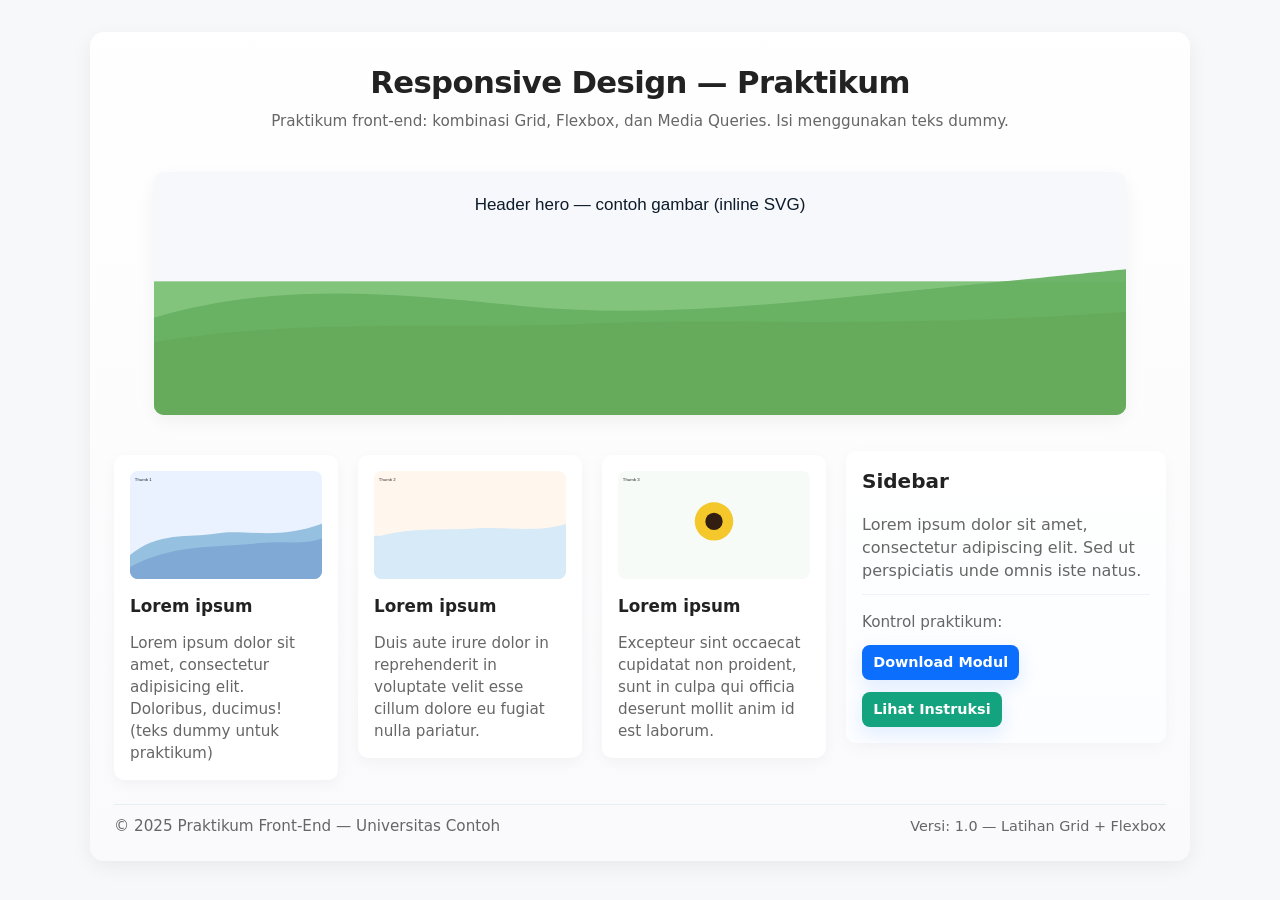
<file: responsive design/index.html>
<!doctype html>
<html lang="id">
<head>
  <meta charset="utf-8" />
  <meta name="viewport" content="width=device-width,initial-scale=1" />
  <title>Praktikum: Responsive Design (Flexbox + Grid + Media Queries)</title>

  <link rel="stylesheet" href="style.css" />
</head>
<body>
  <div class="page">
    <div class="site" role="document" aria-labelledby="pageTitle">

      <!-- Header -->
      <header class="site-header" role="banner">
        <h1 id="pageTitle">Responsive Design — Praktikum</h1>
        <p>Praktikum front-end: kombinasi Grid, Flexbox, dan Media Queries. Isi menggunakan teks dummy.</p>
      </header>

      <!-- Hero (full-width image) -->
      <figure class="hero" aria-hidden="false">
        <!-- Inline SVG data URI as hero image (self-contained asset) -->
        <img alt="Hero: path through green hills" src='data:image/svg+xml;utf8,
          <svg xmlns="http://www.w3.org/2000/svg" width="1600" height="400" viewBox="0 0 1600 400">
            <defs>
              <linearGradient id="g" x1="0" x2="0" y1="0" y2="1">
                <stop offset="0" stop-color="%23eaf3ff"/>
                <stop offset="1" stop-color="%23e3f0ea"/>
              </linearGradient>
            </defs>
            <rect width="1600" height="400" fill="%23f6f8fb"/>
            <g transform="translate(0,40)">
              <rect x="0" y="140" width="1600" height="220" fill="%2383c47d"/>
              <path d="M0 200 C200 140 400 160 600 180 C800 200 1000 180 1200 160 C1400 140 1600 120 1600 120 L1600 400 L0 400 Z" fill="%2368b162" opacity="0.95"/>
              <path d="M0 240 C240 200 460 220 700 210 C980 198 1180 220 1600 190 L1600 400 L0 400 Z" fill="%2364a657" opacity="0.5"/>
            </g>

            <text x="50%" y="62" font-family="Arial, sans-serif" font-size="28" text-anchor="middle" fill="%230d1b2a">Header hero — contoh gambar (inline SVG)</text>
          </svg>'>
      </figure>

      <!-- Main content (cards) -->
      <main class="site-main" role="main" aria-label="Konten utama">
        <!-- Card 1 -->
        <article class="card" aria-labelledby="c1title">
          <div class="thumb" role="img" aria-label="Gambar pemandangan 1">
            <img alt="Pemandangan gunung" src='data:image/svg+xml;utf8,
              <svg xmlns="http://www.w3.org/2000/svg" width="800" height="450" viewBox="0 0 800 450">
                <rect width="800" height="450" fill="%23eaf2ff"/>
                <path d="M0 350 C120 250 240 280 360 260 C480 240 610 290 800 220 L800 450 L0 450 Z" fill="%2395c0df"/>
                <path d="M0 400 C180 300 360 320 540 300 C660 290 720 310 800 280 L800 450 L0 450 Z" fill="%2381a9d6"/>
                <text x="20" y="40" font-family="Arial" font-size="18" fill="%23122735">Thumb 1</text>
              </svg>'>
          </div>
                    <h3 id="c1title">Lorem ipsum</h3>
          <p> Lorem ipsum dolor sit amet, consectetur adipisicing elit. Doloribus, ducimus! (teks dummy untuk praktikum) </p>
        </article>

        <!-- Card 2 -->
        <article class="card" aria-labelledby="c2title">
          <div class="thumb" role="img" aria-label="Gambar pemandangan 2">
            <img alt="Pemandangan danau" src='data:image/svg+xml;utf8,
              <svg xmlns="http://www.w3.org/2000/svg" width="800" height="450" viewBox="0 0 800 450">
                <rect width="800" height="450" fill="%23fff6ed"/>
                <rect x="0" y="270" width="800" height="180" fill="%23cfe9f9"/>
                <path d="M0 280 C140 230 300 250 420 240 C550 230 680 260 800 220 L800 450 L0 450 Z" fill="%23d7eaf8"/>
                <text x="20" y="40" font-family="Arial" font-size="18" fill="%233a2f2f">Thumb 2</text>
              </svg>'>
          </div>
          <h3 id="c2title">Lorem ipsum</h3>
          <p> Duis aute irure dolor in reprehenderit in voluptate velit esse cillum dolore eu fugiat nulla pariatur. </p>
        </article>
         <!-- Card 3 -->
        <article class="card" aria-labelledby="c3title">
          <div class="thumb" role="img" aria-label="Gambar bunga">
            <img alt="Bunga matahari" src='data:image/svg+xml;utf8,
              <svg xmlns="http://www.w3.org/2000/svg" width="800" height="450" viewBox="0 0 800 450">
                <rect width="800" height="450" fill="%23f7fbf7"/>
                <circle cx="400" cy="210" r="80" fill="%23f4c72b"/>
                <circle cx="400" cy="210" r="36" fill="%23331f12"/>
                <text x="20" y="40" font-family="Arial" font-size="18" fill="%23222">Thumb 3</text>
              </svg>'>
          </div>
          <h3 id="c3title">Lorem ipsum</h3>
          <p> Excepteur sint occaecat cupidatat non proident, sunt in culpa qui officia deserunt mollit anim id est laborum. </p>
        </article>
      </main>

      <!-- Sidebar -->
      <aside class="site-sidebar" role="complementary" aria-label="Sidebar">
        <h2>Sidebar</h2>
        <p> Lorem ipsum dolor sit amet, consectetur adipiscing elit. Sed ut perspiciatis unde omnis iste natus. </p>
        <hr style="border:none;border-top:1px solid #eef3fb;margin:12px 0;">
        <p style="color:var(--muted);font-size:0.95rem;margin-bottom:0.75rem;">Kontrol praktikum:</p>
        <div class="row">
          <a class="btn" href="#" role="button">Download Modul</a>
          <a class="btn" style="background:#14a37f" href="page2.html" role="button">Lihat Instruksi</a>
        </div>
      </aside>

            <!-- Footer -->
      <footer class="site-footer" role="contentinfo">
        <div>© 2025 Praktikum Front-End — Universitas Contoh</div>
        <div style="color:var(--muted); font-size:0.9rem;">Versi: 1.0 — Latihan Grid + Flexbox</div>
      </footer>
    </div>
  </div>
</body>

</html>
</file>
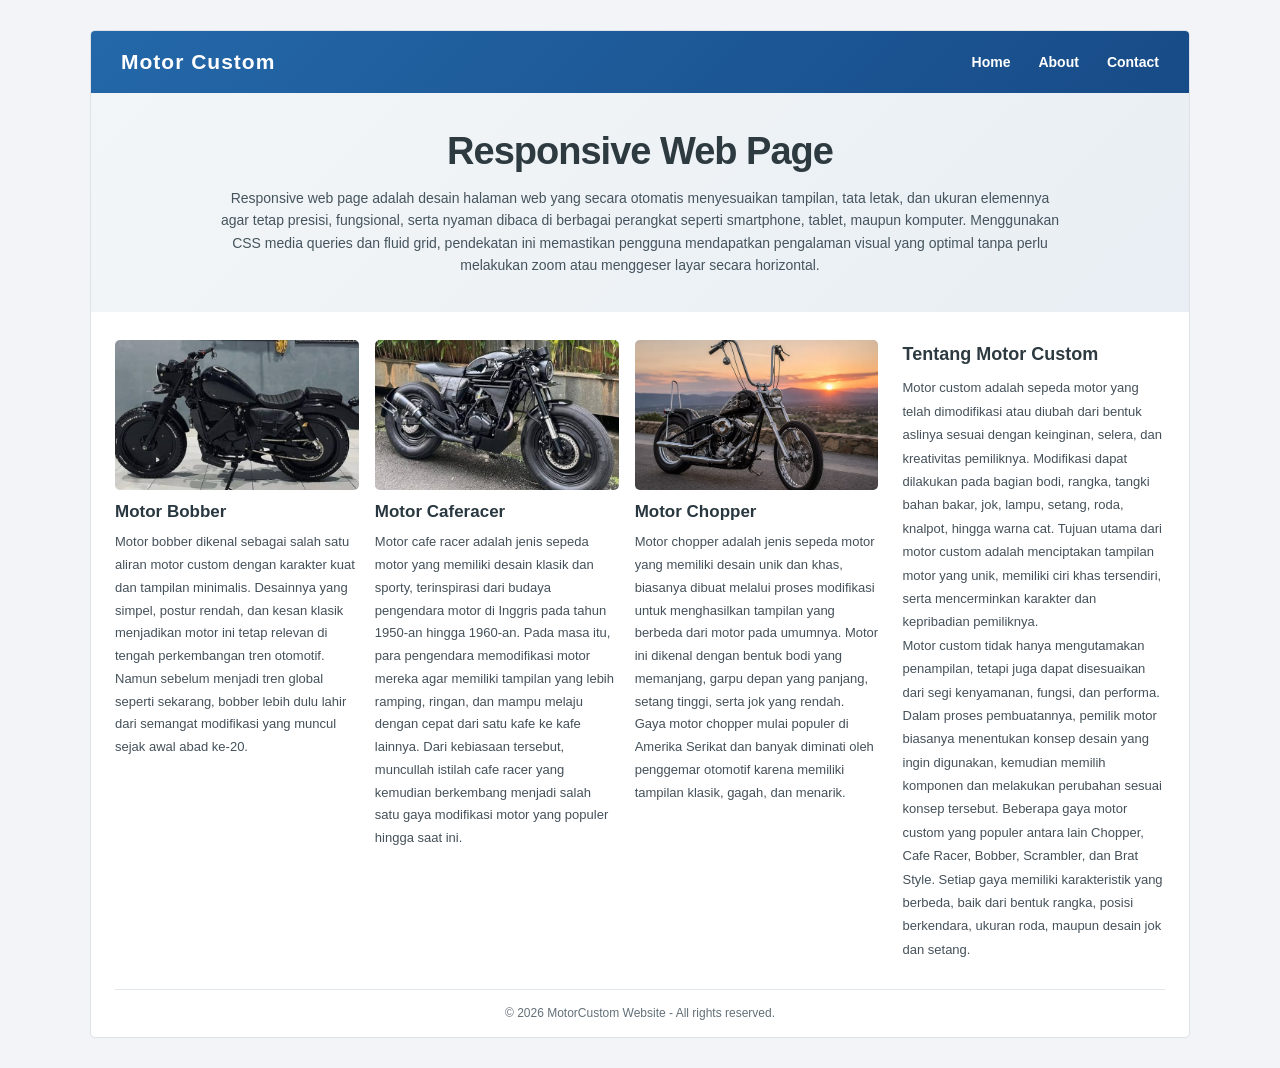
<file: responsive web/index.html>
<!DOCTYPE html>
<html lang="id">
<head>
    <meta charset="UTF-8">
    <meta name="viewport" content="width=device-width, initial-scale=1.0">
    <title>TUGAS FLEXBOX</title>
    <link rel="stylesheet" href="style.css">
</head>
<body>

    <div class="container">

        
        <header class="navbar">
            <a href="#" class="logo">Motor Custom</a>

            <nav class="nav-menu" aria-label="Navigasi utama">
                <a href="#home">Home</a>
                <a href="#about">About</a>
                <a href="#contact">Contact</a>
            </nav>
        </header>

        
        <section class="hero" id="home">
            <h1>Responsive Web Page</h1>
            <p>
                Responsive web page adalah desain halaman web yang secara
                otomatis menyesuaikan tampilan, tata letak, dan ukuran
                elemennya agar tetap presisi, fungsional, serta nyaman
                dibaca di berbagai perangkat seperti smartphone, tablet,
                maupun komputer. Menggunakan CSS media queries dan fluid
                grid, pendekatan ini memastikan pengguna mendapatkan
                pengalaman visual yang optimal tanpa perlu melakukan zoom
                atau menggeser layar secara horizontal.
            </p>
        </section>

        
        <main class="main-content">

            
            <section class="articles" id="about">

                
                <article class="card">
                    <div class="card-image">
                        
                        <img src="bobber.jpg" alt="Bobber">
                    </div>

                    <h2>Motor Bobber</h2>

                    <p>
                        Motor bobber dikenal sebagai salah satu aliran motor custom dengan karakter kuat dan tampilan minimalis. Desainnya yang simpel, postur rendah, dan kesan klasik menjadikan motor ini tetap relevan di tengah perkembangan tren otomotif. Namun sebelum menjadi tren global seperti sekarang, bobber lebih dulu lahir dari semangat modifikasi yang muncul sejak awal abad ke-20.
                    </p>
                </article>

                
                <article class="card">
                    <div class="card-image">
                        
                        <img src="caferacer.jpg" alt="caferacer">
                    </div>

                    <h2>Motor Caferacer</h2>

                    <p>
                        Motor cafe racer adalah jenis sepeda motor yang memiliki desain klasik dan sporty, terinspirasi dari budaya pengendara motor di Inggris pada tahun 1950-an hingga 1960-an. Pada masa itu, para pengendara memodifikasi motor mereka agar memiliki tampilan yang lebih ramping, ringan, dan mampu melaju dengan cepat dari satu kafe ke kafe lainnya. Dari kebiasaan tersebut, muncullah istilah cafe racer yang kemudian berkembang menjadi salah satu gaya modifikasi motor yang populer hingga saat ini.
                    </p>
                </article>

                
                <article class="card">
                    <div class="card-image">
                      
                        <img src="chopper.avif" alt="Chopper">
                    </div>

                    <h2>Motor Chopper </h2>

                    <p>
                       Motor chopper adalah jenis sepeda motor yang memiliki desain unik dan khas, biasanya dibuat melalui proses modifikasi untuk menghasilkan tampilan yang berbeda dari motor pada umumnya. Motor ini dikenal dengan bentuk bodi yang memanjang, garpu depan yang panjang, setang tinggi, serta jok yang rendah. Gaya motor chopper mulai populer di Amerika Serikat dan banyak diminati oleh penggemar otomotif karena memiliki tampilan klasik, gagah, dan menarik.
                    </p>
                </article>

            </section>

            
            <aside class="sidebar">
                <h2>Tentang Motor Custom</h2>

                <p>
                    Motor custom adalah sepeda motor yang telah dimodifikasi atau diubah dari bentuk aslinya sesuai dengan keinginan, selera, dan kreativitas pemiliknya. Modifikasi dapat dilakukan pada bagian bodi, rangka, tangki bahan bakar, jok, lampu, setang, roda, knalpot, hingga warna cat. Tujuan utama dari motor custom adalah menciptakan tampilan motor yang unik, memiliki ciri khas tersendiri, serta mencerminkan karakter dan kepribadian pemiliknya.
                </p>

                <p>
                    Motor custom tidak hanya mengutamakan penampilan, tetapi juga dapat disesuaikan dari segi kenyamanan, fungsi, dan performa. Dalam proses pembuatannya, pemilik motor biasanya menentukan konsep desain yang ingin digunakan, kemudian memilih komponen dan melakukan perubahan sesuai konsep tersebut. Beberapa gaya motor custom yang populer antara lain Chopper, Cafe Racer, Bobber, Scrambler, dan Brat Style. Setiap gaya memiliki karakteristik yang berbeda, baik dari bentuk rangka, posisi berkendara, ukuran roda, maupun desain jok dan setang.
                </p>

            </aside>

        </main>

        
        <footer class="footer" id="contact">
            <p>&copy; 2026 MotorCustom  Website - All rights reserved.</p>
        </footer>

    </div>

</body>
</html>
</file>
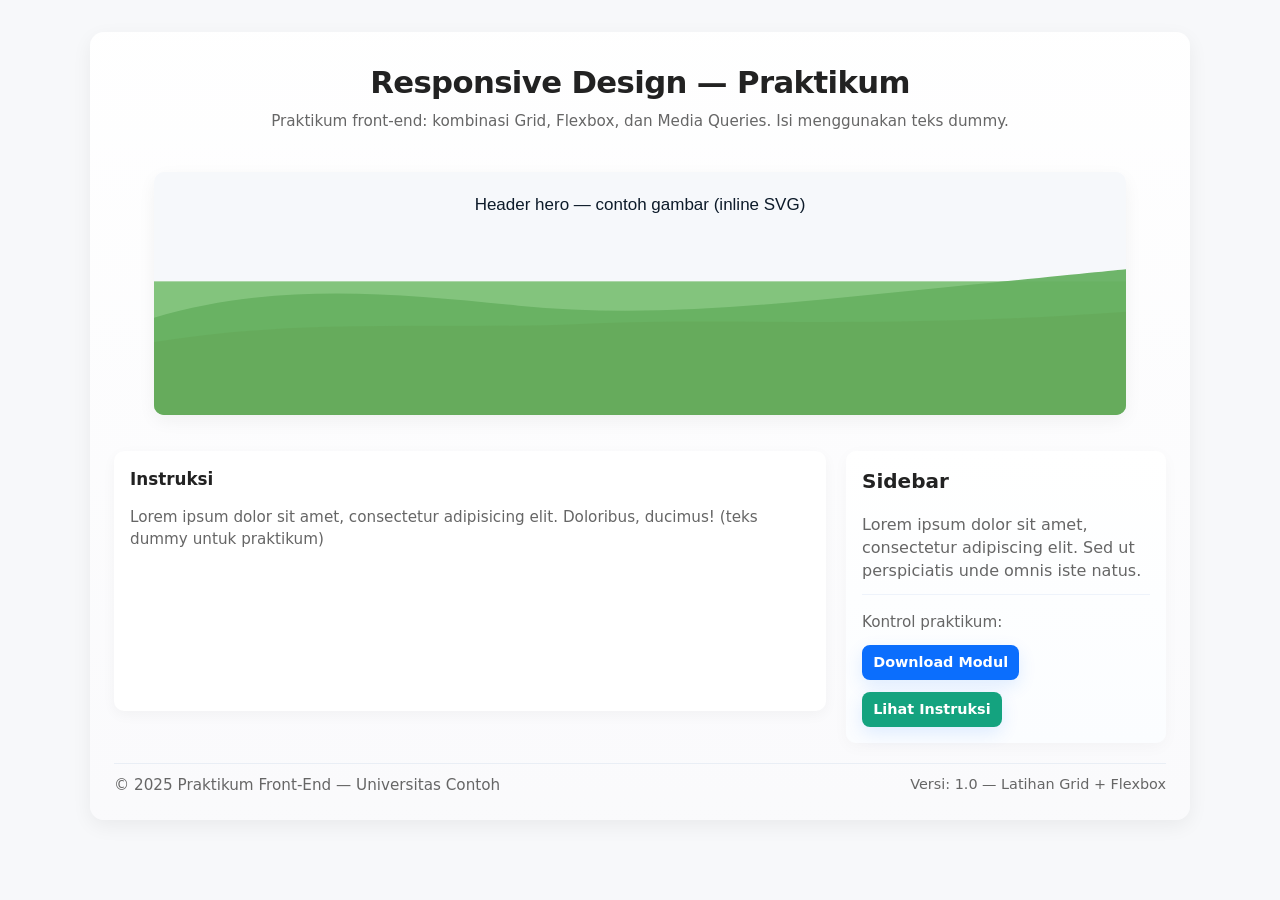
<file: responsive design/page2.html>
<!doctype html>
<html lang="id">
<head>
  <meta charset="utf-8" />
  <meta name="viewport" content="width=device-width,initial-scale=1" />
  <title>Praktikum: Responsive Design (Flexbox + Grid + Media Queries)</title>

  <link rel="stylesheet" href="style.css" />
</head>
<body>
  <div class="page">
    <div class="site" role="document" aria-labelledby="pageTitle">

      <!-- Header -->
      <header class="site-header" role="banner">
        <h1 id="pageTitle">Responsive Design — Praktikum</h1>
        <p>Praktikum front-end: kombinasi Grid, Flexbox, dan Media Queries. Isi menggunakan teks dummy.</p>
      </header>

      <!-- Hero (full-width image) -->
      <figure class="hero" aria-hidden="false">
        <!-- Inline SVG data URI as hero image (self-contained asset) -->
        <img alt="Hero: path through green hills" src='data:image/svg+xml;utf8,
          <svg xmlns="http://www.w3.org/2000/svg" width="1600" height="400" viewBox="0 0 1600 400">
            <defs>
              <linearGradient id="g" x1="0" x2="0" y1="0" y2="1">
                <stop offset="0" stop-color="%23eaf3ff"/>
                <stop offset="1" stop-color="%23e3f0ea"/>
              </linearGradient>
            </defs>
            <rect width="1600" height="400" fill="%23f6f8fb"/>
            <g transform="translate(0,40)">
              <rect x="0" y="140" width="1600" height="220" fill="%2383c47d"/>
              <path d="M0 200 C200 140 400 160 600 180 C800 200 1000 180 1200 160 C1400 140 1600 120 1600 120 L1600 400 L0 400 Z" fill="%2368b162" opacity="0.95"/>
              <path d="M0 240 C240 200 460 220 700 210 C980 198 1180 220 1600 190 L1600 400 L0 400 Z" fill="%2364a657" opacity="0.5"/>
            </g>

            <text x="50%" y="62" font-family="Arial, sans-serif" font-size="28" text-anchor="middle" fill="%230d1b2a">Header hero — contoh gambar (inline SVG)</text>
          </svg>'>
      </figure>

      <!-- Main content (cards) -->
      <main role="main" aria-label="Konten utama">
        <!-- Card 1 -->
        <article class="card" aria-labelledby="c1title">
                    <h3 id="c1title">Instruksi</h3>
          <p> Lorem ipsum dolor sit amet, consectetur adipisicing elit. Doloribus, ducimus! (teks dummy untuk praktikum) </p>
        </article>

      </main>

      <!-- Sidebar -->
      <aside class="site-sidebar" role="complementary" aria-label="Sidebar">
        <h2>Sidebar</h2>
        <p> Lorem ipsum dolor sit amet, consectetur adipiscing elit. Sed ut perspiciatis unde omnis iste natus. </p>
        <hr style="border:none;border-top:1px solid #eef3fb;margin:12px 0;">
        <p style="color:var(--muted);font-size:0.95rem;margin-bottom:0.75rem;">Kontrol praktikum:</p>
        <div class="row">
          <a class="btn" href="#" role="button">Download Modul</a>
          <a class="btn" style="background:#14a37f" href="#" role="button">Lihat Instruksi</a>
        </div>
      </aside>

            <!-- Footer -->
      <footer class="site-footer" role="contentinfo">
        <div>© 2025 Praktikum Front-End — Universitas Contoh</div>
        <div style="color:var(--muted); font-size:0.9rem;">Versi: 1.0 — Latihan Grid + Flexbox</div>
      </footer>
    </div>
  </div>
</body>

</html>
</file>
<file: responsive design/style.css>
*, *::before, *::after { box-sizing: border-box; }
html, body { height: 100%; margin: 0; font-family: "Inter", system-ui, -apple-system, "Segoe UI", Roboto, "Helvetica Neue", Arial; color: #222; background: #f7f8fa; line-height: 1.45; }

:root{
    --content-max: 1100px;
    --gap: 1.25rem;
    --accent: #0b6efd;
    --muted: #666;
    --card-bg: #ffffff;
    --radius: 12px;
}

/* Container pusat */
.page {
    display: grid;
    place-items: center;
    padding: 2rem 1rem;
}

/* Grid utama: header, hero, content (main + sidebar), footer */
.site {
    width: min(95%, var(--content-max));
    background: linear-gradient(180deg, rgba(255,255,255,0.95), rgba(250,250,252,0.95));
    padding: 1.5rem;
    border-radius: 14px;
    box-shadow: 0 6px 20px rgba(13,15,20,0.06);
    display: grid;
    grid-template-columns: 1fr 320px; /* main + sidebar */
    grid-template-rows: auto auto 1fr auto; /* header, hero, content, footer */
    grid-template-areas:
    "header header"
    "hero hero"
    "main sidebar"
    "footer footer";
    gap: var(--gap);
}

header.site-header {
    grid-area: header;
    text-align: center;
    padding: 0.25rem 1rem;
}
header.site-header h1 {
    margin: 0;
    font-size: clamp(1.6rem, 2.4vw, 2.6rem);
    letter-spacing: -0.02em;
}
header.site-header p {
    margin: 0.35rem 0 0;
    color: var(--muted);
    font-size: 0.95rem;
}

/* Hero image — responsive */
.hero {
    grid-area: hero;
    border-radius: 10px;
    overflow: hidden;
    min-height: 160px;
    display: block;
    box-shadow: 0 6px 18px rgba(13,15,20,0.05);
}
.hero img {
    width: 100%;
    height: auto;
    display: block;
}

/* Main / content area uses Grid for cards */
main.site-main {
    grid-area: main;
    padding: 0.25rem 0;
    display: grid;
    grid-template-columns: repeat(3, 1fr);
    gap: 1.25rem;
    align-items: start;
}

/* Card: use Flexbox inside for vertical layout */
.card {
    background: var(--card-bg);
    padding: 1rem;
    border-radius: 10px;
    display: flex;
    flex-direction: column;
    gap: 0.9rem;
    min-height: 260px;
    box-shadow: 0 4px 14px rgba(13,15,20,0.04);
}
.card .thumb {
    width: 100%;
    aspect-ratio: 16/9;
    overflow: hidden;
    border-radius: 8px;
    flex-shrink: 0;
    box-shadow: inset 0 -20px 40px rgba(0,0,0,0.02);
}
.card .thumb img { width:100%; height:100%; object-fit:cover; display:block; }

.card h3 { margin: 0; font-size: 1.05rem; }
.card p { margin: 0; color: var(--muted); font-size: 0.95rem; }

/* Sidebar */
aside.site-sidebar {
    grid-area: sidebar;
    background: linear-gradient(180deg,#ffffff,#fbfdff);
    border-radius: 10px;
    padding: 1rem;
    box-shadow: 0 4px 16px rgba(13,15,20,0.03);
    height: fit-content;
}
aside.site-sidebar h2 { margin-top: 0; font-size: 1.25rem; }
aside.site-sidebar p { color: var(--muted); margin-bottom: 0.25rem; }

/* Footer */
footer.site-footer {
    grid-area: footer;
    display: flex;
    justify-content: space-between;
    align-items: center;
    padding-top: 0.6rem;
    border-top: 1px solid #e9eef5;
    color: var(--muted);
    font-size: 0.95rem;
}

/* Small utility */
.row { display:flex; gap: .75rem; align-items:center; flex-wrap:wrap; }
.btn {
    display:inline-block;
    background:var(--accent);
    color:white;
    padding: .45rem .7rem;
    border-radius: 8px;
    text-decoration:none;
    font-weight:600;
    font-size:0.9rem;
    box-shadow: 0 6px 18px rgba(11,110,253,0.12);
}

/* ===== MEDIA QUERIES (responsive breakpoints) ===== */
/* medium screens: make main single column, sidebar below or to the right depending */
@media (max-width: 1000px) {
    .site {
    grid-template-columns: 1fr; /* single column stacked */
    grid-template-areas:
        "header"
        "hero"
        "main"
        "sidebar"
        "footer";
    }
    main.site-main {
    grid-template-columns: repeat(2, 1fr);
    }
}

/* small screens: stack cards vertically, reduce paddings & font sizes */
@media (max-width: 640px) {
    .site { padding: 1rem; border-radius: 10px; }
    header.site-header h1 { font-size: 1.5rem; }
    header.site-header p { font-size: 0.87rem; }

    main.site-main {
    grid-template-columns: 1fr;
    }

    .card { min-height: auto; }
    .hero { min-height: 120px; }

    footer.site-footer {
    flex-direction: column;
    gap: .5rem;
    align-items: flex-start;
    }
}

/* very small devices: tighten spacing */
@media (max-width: 420px) {
    :root { --gap: 0.9rem; }
    .card { padding: 0.85rem; border-radius: 8px; }
    aside.site-sidebar { padding: .75rem; }
}

/* Accessibility: focus visible */
a:focus { outline: 3px solid rgba(11,110,253,0.18); outline-offset: 2px; border-radius: 6px; }
</file>
<file: responsive web/style.css>
/* RESET */
* {
    margin: 0;
    padding: 0;
    box-sizing: border-box;
}

html {
    scroll-behavior: smooth;
}

body {
    font-family: Arial, Helvetica, sans-serif;
    background: #f2f4f7;
    color: #2d3a40;
    line-height: 1.6;
    padding: 30px 20px;
}

/* CONTAINER */
.container {
    width: 100%;
    max-width: 1100px;
    margin: 0 auto;
    background: #ffffff;
    border: 1px solid #dce2e7;
    border-radius: 5px;
    overflow: hidden;
}

/* NAVBAR */
.navbar {
    display: flex;
    justify-content: space-between;
    align-items: center;
    flex-wrap: wrap;
    gap: 15px;

    padding: 14px 30px;
    background: linear-gradient(135deg, #2468a9, #174b87);
}

.logo {
    color: #ffffff;
    font-size: 21px;
    font-weight: bold;
    text-decoration: none;
    letter-spacing: 1px;
}

.nav-menu {
    display: flex;
    align-items: center;
    gap: 28px;
}

.nav-menu a {
    color: #ffffff;
    font-size: 14px;
    font-weight: 600;
    text-decoration: none;
    transition: color 0.3s ease;
}

.nav-menu a:hover {
    color: #b9ddff;
}

/* HERO */
.hero {
    display: flex;
    flex-direction: column;
    justify-content: center;
    align-items: center;

    padding: 35px 40px;
    text-align: center;
    background: linear-gradient(135deg, #f3f6f8, #e8eef3);
}

.hero h1 {
    font-size: clamp(28px, 4vw, 38px);
    line-height: 1.25;
    letter-spacing: -1px;
    margin-bottom: 12px;
}

.hero p {
    max-width: 850px;
    font-size: 14px;
    color: #45545d;
}

/* MAIN CONTENT - FLEXBOX */
.main-content {
    display: flex;
    align-items: flex-start;
    gap: 24px;
    padding: 28px 24px;
}

/* ARTICLES */
.articles {
    display: flex;
    flex: 1;
    min-width: 0;
    gap: 16px;
}

/* CARD */
.card {
    display: flex;
    flex-direction: column;
    flex: 1;
    min-width: 0;
}

/* KOTAK GAMBAR */
.card-image {
    width: 100%;
    height: 150px;
    overflow: hidden;
    background: #d9e0e5;
    border-radius: 5px;
    margin-bottom: 10px;
}

/* GAMBAR DI ATAS HEADING */
.card-image img {
    display: block;
    width: 100%;
    height: 100%;
    object-fit: cover;
    object-position: center;
    transition: transform 0.35s ease;
}

/* EFEK HOVER */
.card-image:hover img {
    transform: scale(1.06);
}

/* JUDUL ARTIKEL */
.card h2 {
    font-size: 17px;
    line-height: 1.4;
    margin-bottom: 8px;
    color: #293840;
}

/* DESKRIPSI ARTIKEL */
.card p {
    font-size: 13px;
    line-height: 1.75;
    color: #45515a;
    overflow-wrap: anywhere;
}

/* SIDEBAR */
.sidebar {
    flex: 0 0 25%;
    min-width: 0;
}

.sidebar h2 {
    font-size: 18px;
    margin-bottom: 8px;
}

.sidebar p {
    font-size: 13px;
    line-height: 1.8;
    color: #45515a;
    overflow-wrap: anywhere;
}

/* FOOTER */
.footer {
    margin: 0 24px;
    padding: 14px 0;
    border-top: 1px solid #e3e8ec;
    text-align: center;
}

.footer p {
    font-size: 12px;
    color: #637078;
}

/* TABLET */
@media (max-width: 800px) {
    body {
        padding: 20px 14px;
    }

    .main-content {
        gap: 20px;
        padding: 24px 18px;
    }

    .articles {
        gap: 12px;
    }

    .card-image {
        height: 120px;
    }

    .card h2 {
        font-size: 15px;
    }

    .card p,
    .sidebar p {
        font-size: 12px;
    }

    .sidebar {
        flex-basis: 25%;
    }

    .hero {
        padding: 30px 24px;
    }
}

/* HP */
@media (max-width: 600px) {
    body {
        padding: 12px;
    }

    .navbar {
        flex-direction: column;
        align-items: flex-start;
        padding: 16px 20px;
    }

    .nav-menu {
        width: 100%;
        gap: 22px;
        flex-wrap: wrap;
    }

    .hero {
        padding: 28px 20px;
    }

    .hero h1 {
        font-size: 28px;
    }

    .hero p {
        font-size: 13px;
    }

    .main-content {
        flex-direction: column;
        padding: 22px 18px;
    }

    .articles {
        width: 100%;
        flex-wrap: wrap;
        gap: 24px 14px;
    }

    .card {
        flex: 1 1 calc(50% - 14px);
    }

    .card-image {
        height: 150px;
    }

    .sidebar {
        width: 100%;
        flex: 1 1 auto;
        padding-top: 18px;
        border-top: 1px solid #e3e8ec;
    }

    .footer {
        margin: 0 18px;
    }
}

/* HP SANGAT KECIL */
@media (max-width: 380px) {
    .articles {
        flex-direction: column;
    }

    .card {
        width: 100%;
        flex: 1 1 auto;
    }

    .card-image {
        height: 190px;
    }
}
</file>
